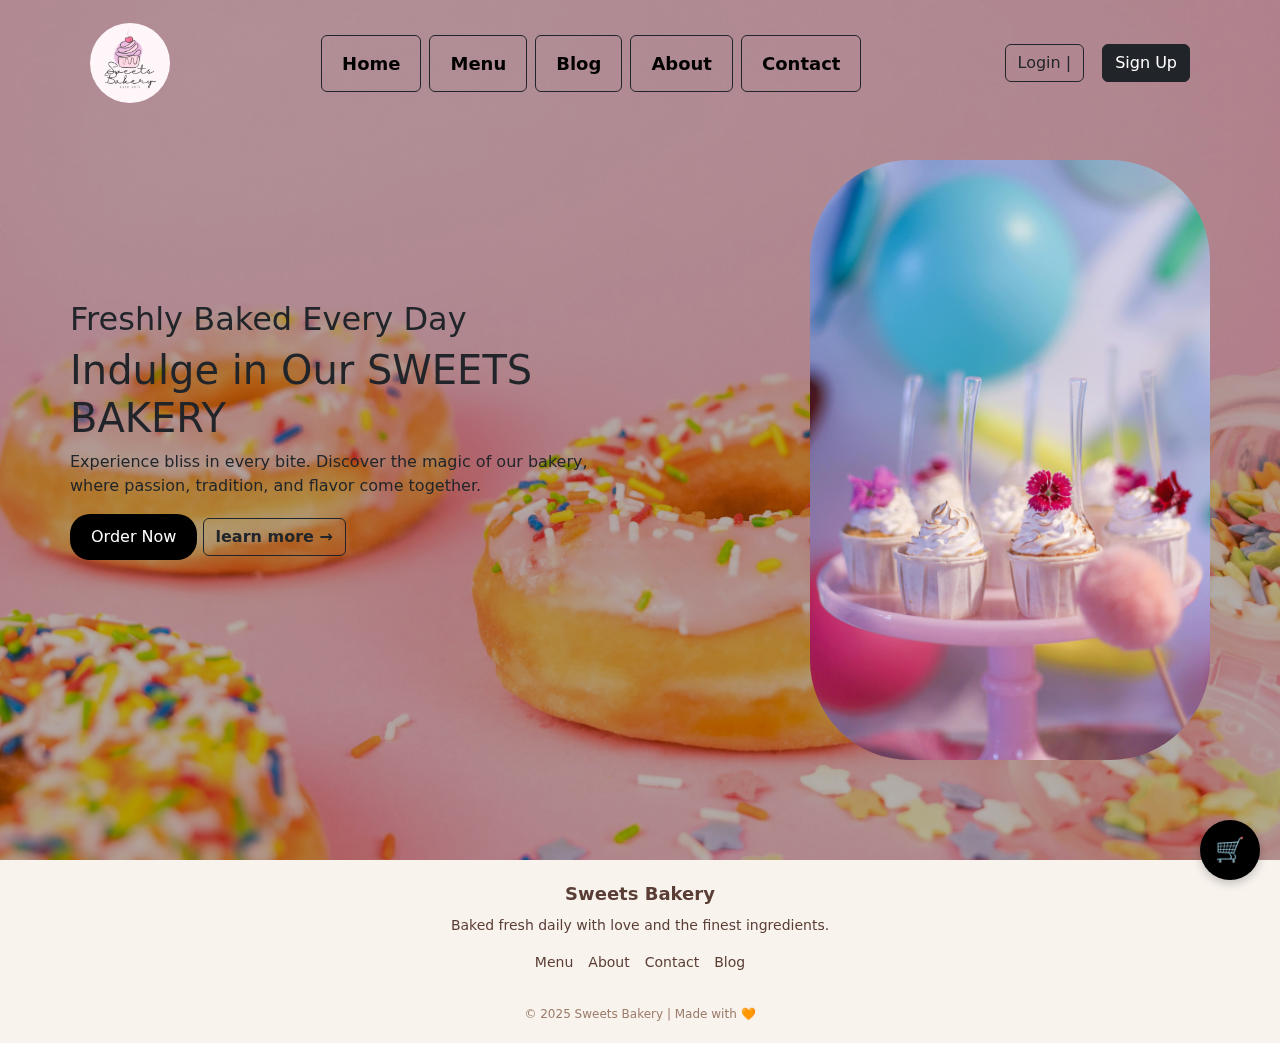
<file: index.html>
<!DOCTYPE html>
<html lang="en">

<head>
    <meta charset="UTF-8">
    <meta name="viewport" content="width=device-width, initial-scale=1.0">
    <title>Delicious Bakery</title>
    <link rel="stylesheet" href="stye.css">
    <link href="https://cdn.jsdelivr.net/npm/bootstrap@5.3.3/dist/css/bootstrap.min.css" rel="stylesheet">
    
    <style>
        .navbar {
        position: fixed;
        top: 0;
        width: 100%;
        z-index: 1000;
        background: transparent;
        transition: background 0.3s ease-in-out, backdrop-filter 0.3s ease-in-out;
    }

    .navbar.scrolled {
        background: rgba(255, 255, 255, 0.7); 
        backdrop-filter: blur(10px); 
        -webkit-backdrop-filter: blur(10px); 
        box-shadow: 0 2px 10px rgba(0, 0, 0, 0.1);
    }
        #bag {
            color: #000;
            font-size: 40px;
        }

        .login-buttons {
            display: flex;
            align-items: center;
            gap: 10px;
        }

        .btn-custom {
            background-color: #000000;
            color: white;
            border-radius: 20px;
            padding: 10px 20px;
        }

        .btn-custom:hover {
            background-color: #ffffff;
        }

        .floating-order-btn {
            position: fixed;
            bottom: 20px;
            right: 20px;
            background-color: #000000;
            color: white;
            border-radius: 50%;
            width: 60px;
            height: 60px;
            display: flex;
            align-items: center;
            justify-content: center;
            box-shadow: 0px 4px 8px rgba(0, 0, 0, 0.2);
            font-size: 24px;
            text-decoration: none;
        }

        .floating-order-btn:hover {
            background-color: #000000;
        }

        .bakery-section {
            display: flex;
            align-items: center;
            justify-content: space-between;
            text-align: left;
            padding: 100px 0;
            flex-wrap: wrap;
            gap: 20px;
        }

        .text-container {
            width: 50%;
        }

        .bakery-image {
            margin-top: 60px;
            width: 45%;
            max-width: 400px;
            border-radius: 100px;
        }


        @media (max-width: 768px) {
            .navbar-nav {
                flex-direction: column;
                text-align: center;
            }

            .login-buttons {
                justify-content: center;
                margin-top: 10px;
            }

            .bakery-section {
                flex-direction: column;
                text-align: center;
            }

            .text-container {
                width: 100%;
            }

            .bakery-image {
                width: 80%;
                max-width: 350px;
            }
        }
    </style>
</head>

<body>
    <header class="header text-center">
        <nav class="navbar navbar-expand-lg navbar-light">
            <div class="container">

                <a class="navbar-brand" href="index.html">
                    <img src="14Oct24 Nazzasi Free Upload .png"
                        class="rounded-circle" alt="Logo">
                </a>

                <button class="navbar-toggler ms-auto" type="button" data-bs-toggle="collapse"
                    data-bs-target="#navbarNav">
                    <span class="navbar-toggler-icon"></span>
                </button>

                <div class="collapse navbar-collapse justify-content-center" id="navbarNav">
                    <ul class="navbar-nav mx-auto">
                        <li class="nav-item btn btn-outline-dark mx-1"><a class="nav-link" href="index.html">Home</a>
                        </li>
                        <li class="nav-item btn btn-outline-dark mx-1"><a class="nav-link" href="menu.html">Menu</a>
                        </li>
                        <li class="nav-item btn btn-outline-dark mx-1"><a class="nav-link" href="blog.html">Blog</a>
                        </li>
                        <li class="nav-item btn btn-outline-dark mx-1"><a class="nav-link" href="about.html">About</a>
                        </li>
                        <li class="nav-item btn btn-outline-dark mx-1"><a class="nav-link"
                                href="contact.html">Contact</a></li>
                    </ul>

                </div>
                <div id="login-buttons" class="login-buttons">
                    <a href="login.html" class="btn btn-outline-dark mx-2">Login |</a>
                    <a href="signup.html" class="btn btn-dark">Sign Up</a>
                </div>
            </div>
        </nav>
    </header>

    <section class="container bakery-section">
        <div class="text-container">
            <h2>Freshly Baked Every Day</h2>
            <h1>Indulge in Our <span class="text-dark">SWEETS BAKERY</span></h1>
            <p>Experience bliss in every bite. Discover the magic of our bakery, where passion, tradition, and flavor
                come together.</p>
            <a href="menu.html" class="btn btn-custom">Order Now</a>
            <a href="about.html" class="btn btn-outline-dark"><b>learn more →</b></a>
        </div>
        <img src="pexels-alejandra-montenegro-1146787-16220856.jpg" alt="Bakery Items" class="bakery-image" loading="lazy">
    </section>

    <a href="shoppingbag.html" class="floating-order-btn">🛒</a>

    <footer style="background-color: #f8f3ed; color: #5a3e36; padding: 20px 0; font-size: 14px;">
        <div class="container text-center">
          <div class="mb-3">
            <a href="index.html" class="text-decoration-none" style="color:#5a3e36; font-weight:bold; font-size:18px;">Sweets Bakery</a>
            <p style="margin-top:8px;">Baked fresh daily with love and the finest ingredients.</p>
          </div>
          
          <div class="d-flex justify-content-center mb-3" style="gap: 15px;">
            <a href="menu.html" class="text-decoration-none" style="color:#5a3e36;">Menu</a>
            <a href="about.html" class="text-decoration-none" style="color:#5a3e36;">About</a>
            <a href="contact.html" class="text-decoration-none" style="color:#5a3e36;">Contact</a>
            <a href="blog.html" class="text-decoration-none" style="color:#5a3e36;">Blog</a>
          </div>
      
          <div class="d-flex justify-content-center mb-3" style="gap: 10px;">
            <a href="#"><ion-icon name="logo-facebook" style="font-size:20px; color:#5a3e36;"></ion-icon></a>
            <a href="#"><ion-icon name="logo-instagram" style="font-size:20px; color:#5a3e36;"></ion-icon></a>
            <a href="#"><ion-icon name="logo-twitter" style="font-size:20px; color:#5a3e36;"></ion-icon></a>
            <a href="#"><ion-icon name="logo-pinterest" style="font-size:20px; color:#5a3e36;"></ion-icon></a>
          </div>
      
          <div style="font-size:12px; color:#9c7c6a;">
            © 2025 Sweets Bakery | Made with 🧡
          </div>
        </div>
      </footer>
      <script src="https://cdn.jsdelivr.net/npm/bootstrap@5.3.3/dist/js/bootstrap.bundle.min.js"></script>
      <script>
        window.addEventListener('scroll', function() {
            const navbar = document.querySelector('.navbar');
            if (window.scrollY > 50) { 
                navbar.classList.add('scrolled');
            } else {
                navbar.classList.remove('scrolled');
            }
        });
    </script>
    
</body>      

</html>
</file>
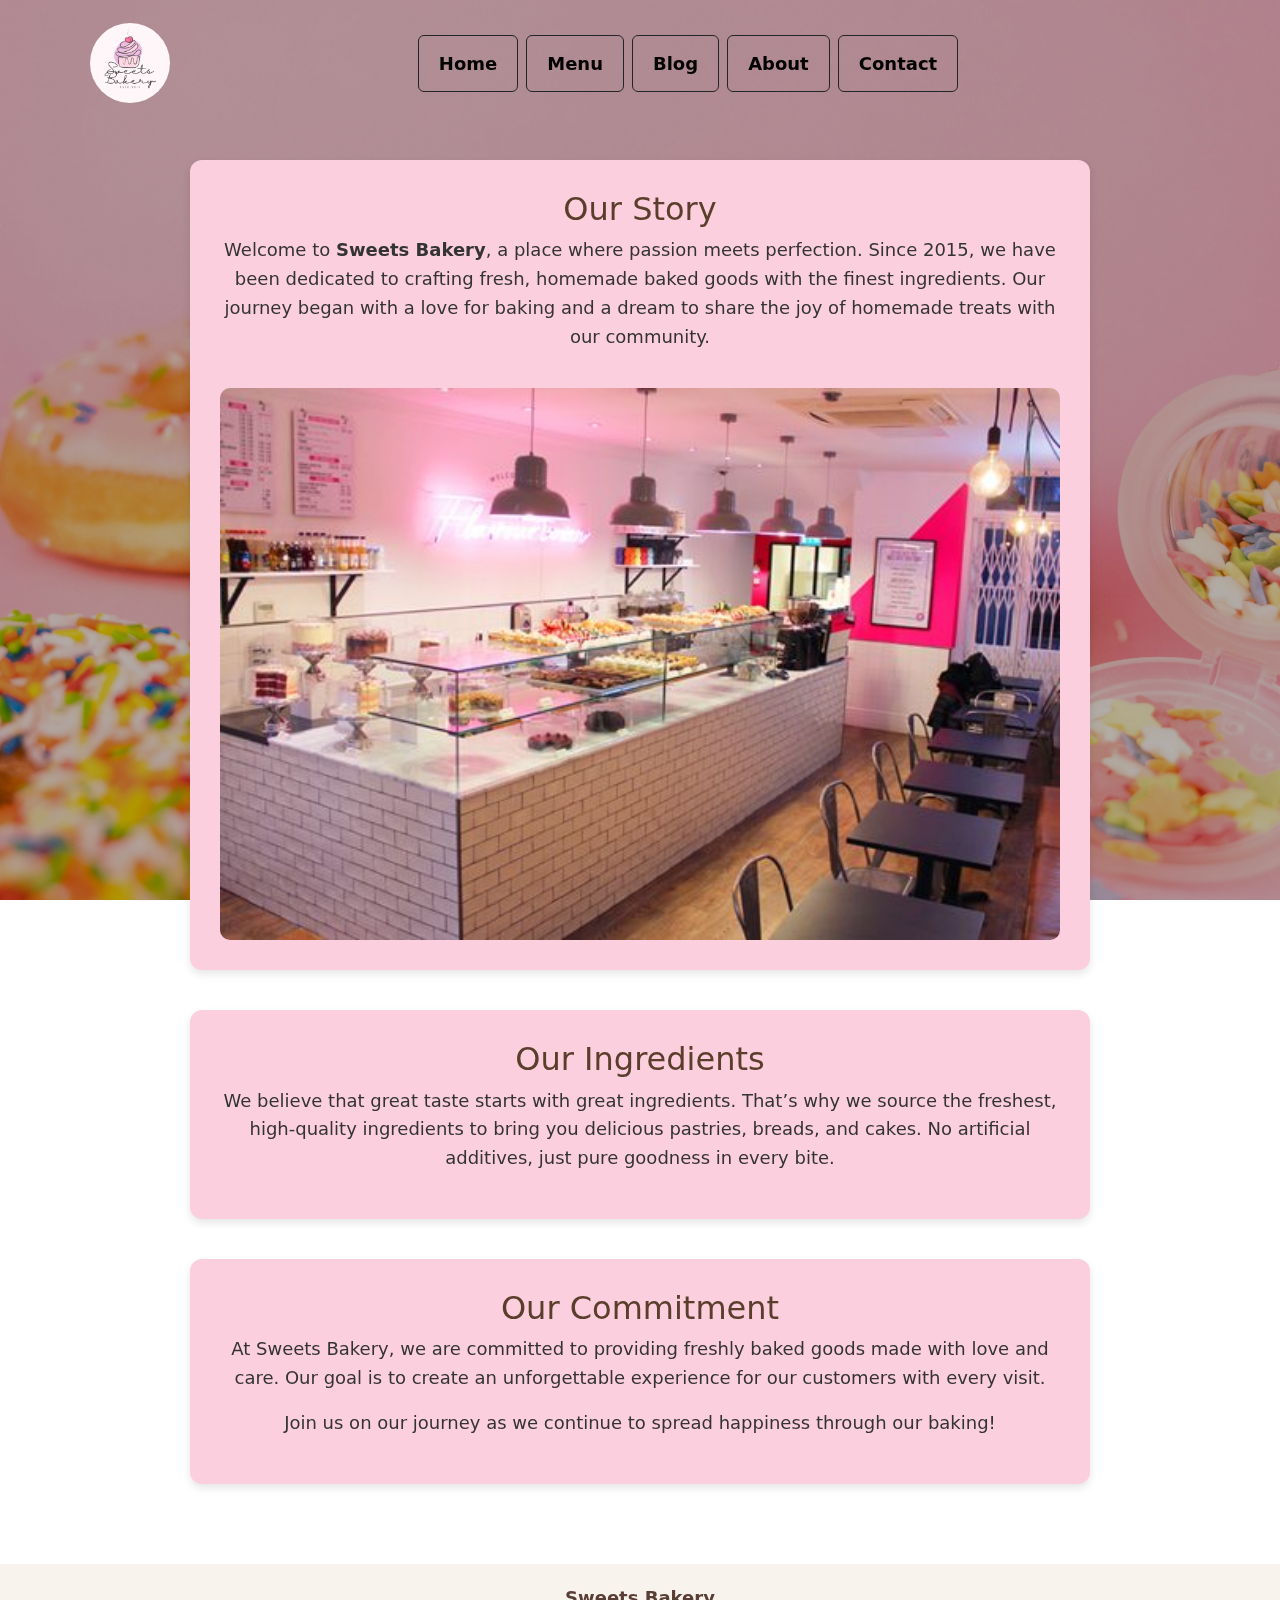
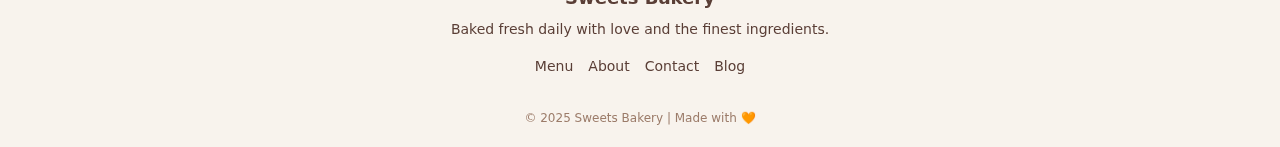
<file: about.html>
<!DOCTYPE html>
<html lang="en">

<head>
    <meta charset="UTF-8">
    <meta name="viewport" content="width=device-width, initial-scale=1.0">
    <title>About Us - Delicious Bakery</title>
    <link rel="stylesheet" href="stye.css">
    <link href="https://cdn.jsdelivr.net/npm/bootstrap@5.3.3/dist/css/bootstrap.min.css" rel="stylesheet">
    

    <style>
         .navbar {
        position: fixed;
        top: 0;
        width: 100%;
        z-index: 1000;
        background: transparent;
        transition: background 0.3s ease-in-out, backdrop-filter 0.3s ease-in-out;
    }

    .navbar.scrolled {
        background: rgba(255, 255, 255, 0.7); 
        backdrop-filter: blur(10px); 
        -webkit-backdrop-filter: blur(10px); 
        box-shadow: 0 2px 10px rgba(0, 0, 0, 0.1);
    }

        .about-section {
            flex: 1;
            margin-top: 120px;
            display: flex;
            flex-direction: column;
            align-items: center;
            text-align: center;
            padding: 40px 20px;
        }

        .about-container {
            background:#fccfdf;
            padding: 30px;
            border-radius: 12px;
            max-width: 900px;
            width: 100%;
            box-shadow: 0 4px 8px rgba(0, 0, 0, 0.1);
            margin-bottom: 40px;
        }

        .about-container h2 {
            color: #5a3e2b;
        }

        .about-container p {
            color: #333;
            font-size: 18px;
            line-height: 1.6;
        }

        .about-container img {
            width: 100%;
            border-radius: 10px;
            margin-top: 20px;
        }


        footer {
            background: rgba(255, 255, 255, 0.9);
            text-align: center;
            padding: 10px 0;
            margin-top: auto;
        }
    </style>
</head>

<body>

    <header>
        <nav class="navbar navbar-expand-lg navbar-light">
            <div class="container">
                <a class="navbar-brand" href="index.html">
                    <img src="14Oct24 Nazzasi Free Upload .png"
                        class="rounded-circle" alt="Logo">
                </a>

                <button class="navbar-toggler ms-auto" type="button" data-bs-toggle="collapse"
                    data-bs-target="#navbarNav">
                    <span class="navbar-toggler-icon"></span>
                </button>

                <div class="collapse navbar-collapse justify-content-center" id="navbarNav">
                    <ul class="navbar-nav mx-auto">
                        <li class="nav-item btn btn-outline-dark mx-1"><a class="nav-link" href="index.html">Home</a>
                        </li>
                        <li class="nav-item btn btn-outline-dark mx-1"><a class="nav-link" href="menu.html">Menu</a>
                        </li>
                        <li class="nav-item btn btn-outline-dark mx-1"><a class="nav-link" href="blog.html">Blog</a>
                        </li>
                        <li class="nav-item btn btn-outline-dark mx-1"><a class="nav-link" href="about.html">About</a>
                        </li>
                        <li class="nav-item btn btn-outline-dark mx-1"><a class="nav-link"
                                href="contact.html">Contact</a></li>
                    </ul>
                </div>
            </div>
        </nav>
    </header>

    <section class="about-section">
        <div class="about-container">
            <h2>Our Story</h2>
            <p>Welcome to <strong>Sweets Bakery</strong>, a place where passion meets perfection. Since 2015, we have
                been dedicated to crafting fresh, homemade baked goods with the finest ingredients. Our journey began
                with a love for baking and a dream to share the joy of homemade treats with our community.</p>
            <img src="in.jpg" alt="Bakery Interior">
        </div>

        <div class="about-container">
            <h2>Our Ingredients</h2>
            <p>We believe that great taste starts with great ingredients. That’s why we source the freshest,
                high-quality ingredients to bring you delicious pastries, breads, and cakes. No artificial additives,
                just pure goodness in every bite.</p>
        </div>

        
        </div>

        <div class="about-container">
            <h2>Our Commitment</h2>
            <p>At Sweets Bakery, we are committed to providing freshly baked goods made with love and care. Our goal
                is to create an unforgettable experience for our customers with every visit.</p>
            <p>Join us on our journey as we continue to spread happiness through our baking!</p>
        </div>
    </section>

    <footer style="background-color: #f8f3ed; color: #5a3e36; padding: 20px 0; font-size: 14px;">
        <div class="container text-center">
          <div class="mb-3">
            <a href="index.html" class="text-decoration-none" style="color:#5a3e36; font-weight:bold; font-size:18px;">Sweets Bakery</a>
            <p style="margin-top:8px;">Baked fresh daily with love and the finest ingredients.</p>
          </div>
          
          <div class="d-flex justify-content-center mb-3" style="gap: 15px;">
            <a href="menu.html" class="text-decoration-none" style="color:#5a3e36;">Menu</a>
            <a href="about.html" class="text-decoration-none" style="color:#5a3e36;">About</a>
            <a href="contact.html" class="text-decoration-none" style="color:#5a3e36;">Contact</a>
            <a href="blog.html" class="text-decoration-none" style="color:#5a3e36;">Blog</a>
          </div>
      
          <div class="d-flex justify-content-center mb-3" style="gap: 10px;">
            <a href="#"><ion-icon name="logo-facebook" style="font-size:20px; color:#5a3e36;"></ion-icon></a>
            <a href="#"><ion-icon name="logo-instagram" style="font-size:20px; color:#5a3e36;"></ion-icon></a>
            <a href="#"><ion-icon name="logo-twitter" style="font-size:20px; color:#5a3e36;"></ion-icon></a>
            <a href="#"><ion-icon name="logo-pinterest" style="font-size:20px; color:#5a3e36;"></ion-icon></a>
          </div>
      
          <div style="font-size:12px; color:#9c7c6a;">
            © 2025 Sweets Bakery | Made with 🧡
          </div>
        </div>
      </footer>
      <script src="https://cdn.jsdelivr.net/npm/bootstrap@5.3.3/dist/js/bootstrap.bundle.min.js"></script>
      <script>
        window.addEventListener('scroll', function() {
            const navbar = document.querySelector('.navbar');
            if (window.scrollY > 50) { // adjust 50px if needed
                navbar.classList.add('scrolled');
            } else {
                navbar.classList.remove('scrolled');
            }
        });
    </script>
    
</body>      

</html>
</file>
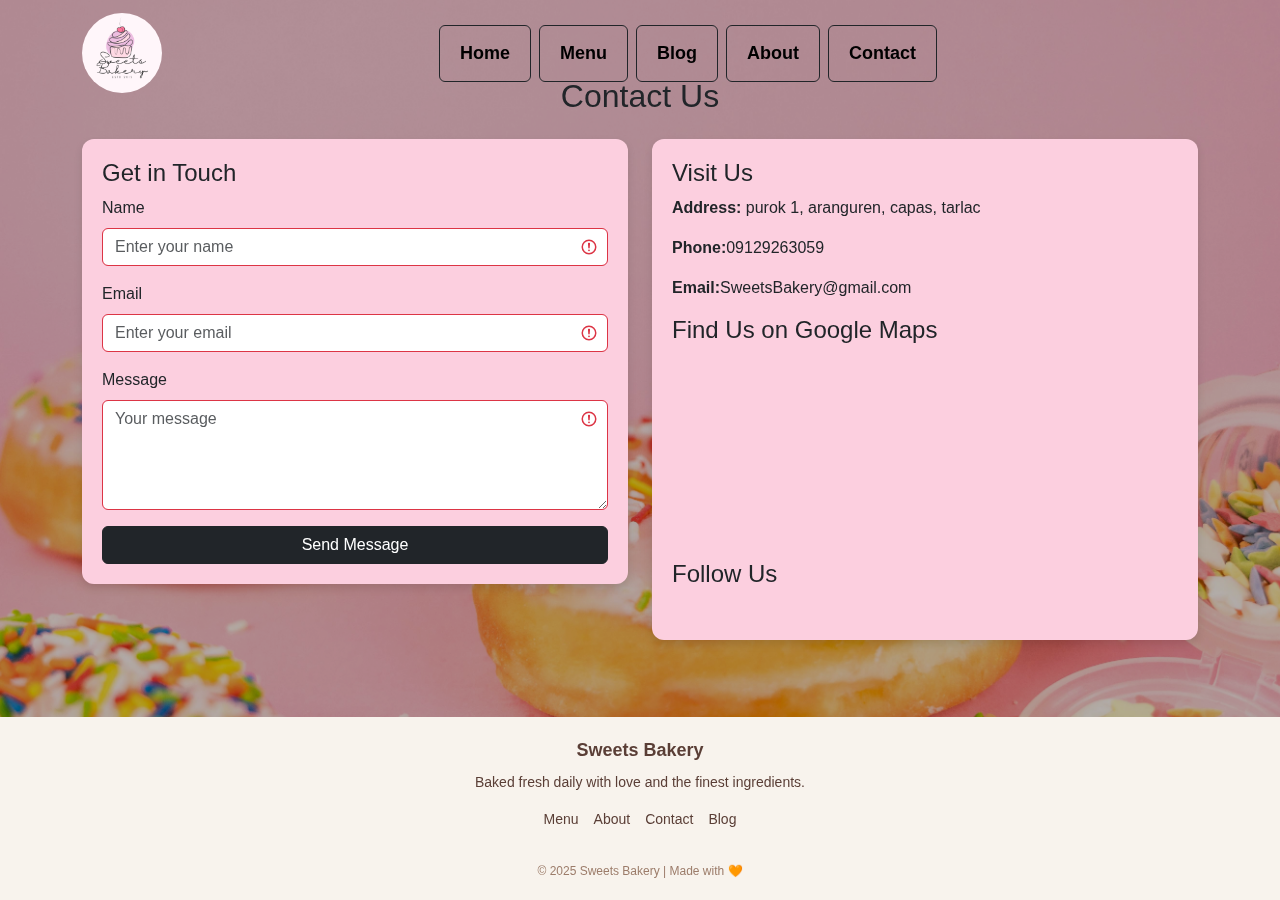
<file: contact.html>
<!DOCTYPE html>
<html lang="en">

<head>
    <meta charset="UTF-8">
    <meta name="viewport" content="width=device-width, initial-scale=1.0">
    <title>Contact Us - Delicious Bakery</title>
    <link href="https://cdn.jsdelivr.net/npm/bootstrap@5.3.3/dist/css/bootstrap.min.css" rel="stylesheet">
    
    <style>
        * {
            box-sizing: border-box;
        }

        html, body {
            overflow-x: hidden;
            margin: 0;
            padding: 0;
            width: 100%;
            height: 100%;
            display: flex;
            flex-direction: column;
        }

        body {
            font-family: Arial, sans-serif;
            background-size: cover;
        }

        body::before {
            content: "";
            position: fixed;
            top: 0;
            left: 0;
            width: 100%;
            height: 100%;
            background: url('pexels-maria-charizani-3542905-6020733.jpg') no-repeat center center fixed;
            background-size: cover;
            filter: brightness(70%);
            z-index: -1;
        }

        .navbar {
        position: fixed;
        top: 0;
        width: 100%;
        z-index: 1000;
        background: transparent;
        transition: background 0.3s ease-in-out, backdrop-filter 0.3s ease-in-out;
    }

    .navbar.scrolled {
        background: rgba(255, 255, 255, 0.7); 
        backdrop-filter: blur(10px); 
        -webkit-backdrop-filter: blur(10px); 
        box-shadow: 0 2px 10px rgba(0, 0, 0, 0.1);
    }
        .navbar .container-fluid {
            display: flex;
            align-items: center;
            justify-content: space-between;
            padding: 10px 20px;
        }

        .navbar-brand img {
            width: 80px;
        }

        .navbar-toggler {
            border: none;
            outline: none;
        }

        .navbar-nav .nav-link {
            font-weight: bold;
            font-size: 18px;
            color: #000 !important;
        }

        .navbar-nav .nav-link:hover {
            color: #ffffff !important;
            border-radius: 5px;
            padding: 5px 10px;
        }

       #2{
            margin-top: 150px;
            flex: 1;
        }
        .container{
            margin-top: auto;
        }

        .contact-form, .contact-info {
            background:#fccfdf;
            padding: 20px;
            border-radius: 12px;
            box-shadow: 0 4px 8px rgba(0, 0, 0, 0.1);
        }

        footer {
            background: rgba(255, 255, 255, 0.9);
            padding: 10px 0;
            text-align: center;
            margin-top: auto;
        }

        @media (max-width: 768px) {
            .contact-info {
                margin-top: 10px;
            }
        }
    </style>
</head>

<body>
    <header>
        <nav class="navbar navbar-expand-lg navbar-light">
            <div class="container">
                <a class="navbar-brand" href="index.html">
                    <img src="14Oct24 Nazzasi Free Upload .png"
                        class="rounded-circle" alt="Logo">
                </a>

                <button class="navbar-toggler ms-auto" type="button" data-bs-toggle="collapse"
                    data-bs-target="#navbarNav">
                    <span class="navbar-toggler-icon"></span>
                </button>

                <div class="collapse navbar-collapse justify-content-center" id="navbarNav">
                    <ul class="navbar-nav mx-auto">
                        <li class="nav-item btn btn-outline-dark mx-1"><a class="nav-link" href="index.html">Home</a>
                        </li>
                        <li class="nav-item btn btn-outline-dark mx-1"><a class="nav-link" href="menu.html">Menu</a>
                        </li>
                        <li class="nav-item btn btn-outline-dark mx-1"><a class="nav-link" href="blog.html">Blog</a>
                        </li>
                        <li class="nav-item btn btn-outline-dark mx-1"><a class="nav-link" href="about.html">About</a>
                        </li>
                        <li class="nav-item btn btn-outline-dark mx-1"><a class="nav-link" href="contact.html">Contact</a></li>
                    </ul>
                </div>
            </div>
        </nav>
    </header>

    <div class="container" id="2" >
        <h2 class="text-center mb-4">Contact Us</h2>
        <div class="row">
            <div class="col-lg-6">
                <div class="contact-form">
                    <h4>Get in Touch</h4>
                    <form>
                        <div class="mb-3">
                            <label class="form-label">Name</label>
                            <input type="text" class="form-control is-invalid" placeholder="Enter your name" required>
                        </div>
                        <div class="mb-3">
                            <label class="form-label">Email</label>
                            <input type="email" class="form-control is-invalid" placeholder="Enter your email" required>
                        </div>
                        <div class="mb-3">
                            <label class="form-label">Message</label>
                            <textarea class="form-control is-invalid" rows="4" placeholder="Your message" required></textarea>
                        </div>
                        <button type="submit" class="btn btn-dark w-100">Send Message</button>
                    </form>
                </div>
            </div>
            <div class="col-lg-6">
                <div class="contact-info">
                    <h4>Visit Us</h4>
                    <p><strong>Address:</strong> purok 1, aranguren, capas, tarlac</p>
                    <p><strong>Phone:</strong>09129263059</p>
                    <p><strong>Email:</strong>SweetsBakery@gmail.com</p>
                    <h4>Find Us on Google Maps</h4>
                    <iframe src="https://www.google.com/maps/embed?" width="100%" height="200" style="border:0;" allowfullscreen loading="lazy"></iframe>
                    <h4>Follow Us</h4>
                    <a href="#" target="_blank" class="me-3"><ion-icon name="logo-facebook" size="large"></ion-icon></a>
                    <a href="#" target="_blank" class="me-3"><ion-icon name="logo-instagram" size="large"></ion-icon></a>
                    <a href="#" target="_blank"><ion-icon name="logo-twitter" size="large"></ion-icon></a>
                </div>
            </div>
        </div>
    </div>
    <footer style="background-color: #f8f3ed; color: #5a3e36; padding: 20px 0; font-size: 14px;">
        <div class="container text-center">
          <div class="mb-3">
            <a href="index.html" class="text-decoration-none" style="color:#5a3e36; font-weight:bold; font-size:18px;">Sweets Bakery</a>
            <p style="margin-top:8px;">Baked fresh daily with love and the finest ingredients.</p>
          </div>
          
          <div class="d-flex justify-content-center mb-3" style="gap: 15px;">
            <a href="menu.html" class="text-decoration-none" style="color:#5a3e36;">Menu</a>
            <a href="about.html" class="text-decoration-none" style="color:#5a3e36;">About</a>
            <a href="contact.html" class="text-decoration-none" style="color:#5a3e36;">Contact</a>
            <a href="blog.html" class="text-decoration-none" style="color:#5a3e36;">Blog</a>
          </div>
      
          <div class="d-flex justify-content-center mb-3" style="gap: 10px;">
            <a href="#"><ion-icon name="logo-facebook" style="font-size:20px; color:#5a3e36;"></ion-icon></a>
            <a href="#"><ion-icon name="logo-instagram" style="font-size:20px; color:#5a3e36;"></ion-icon></a>
            <a href="#"><ion-icon name="logo-twitter" style="font-size:20px; color:#5a3e36;"></ion-icon></a>
            <a href="#"><ion-icon name="logo-pinterest" style="font-size:20px; color:#5a3e36;"></ion-icon></a>
          </div>
      
          <div style="font-size:12px; color:#9c7c6a;">
            © 2025 Sweets Bakery | Made with 🧡
          </div>
        </div>
      </footer>
      
      <script>
        window.addEventListener('scroll', function() {
            const navbar = document.querySelector('.navbar');
            if (window.scrollY > 50) { 
                navbar.classList.add('scrolled');
            } else {
                navbar.classList.remove('scrolled');
            }
        });
    </script>
    
</body>      

</html>
</file>
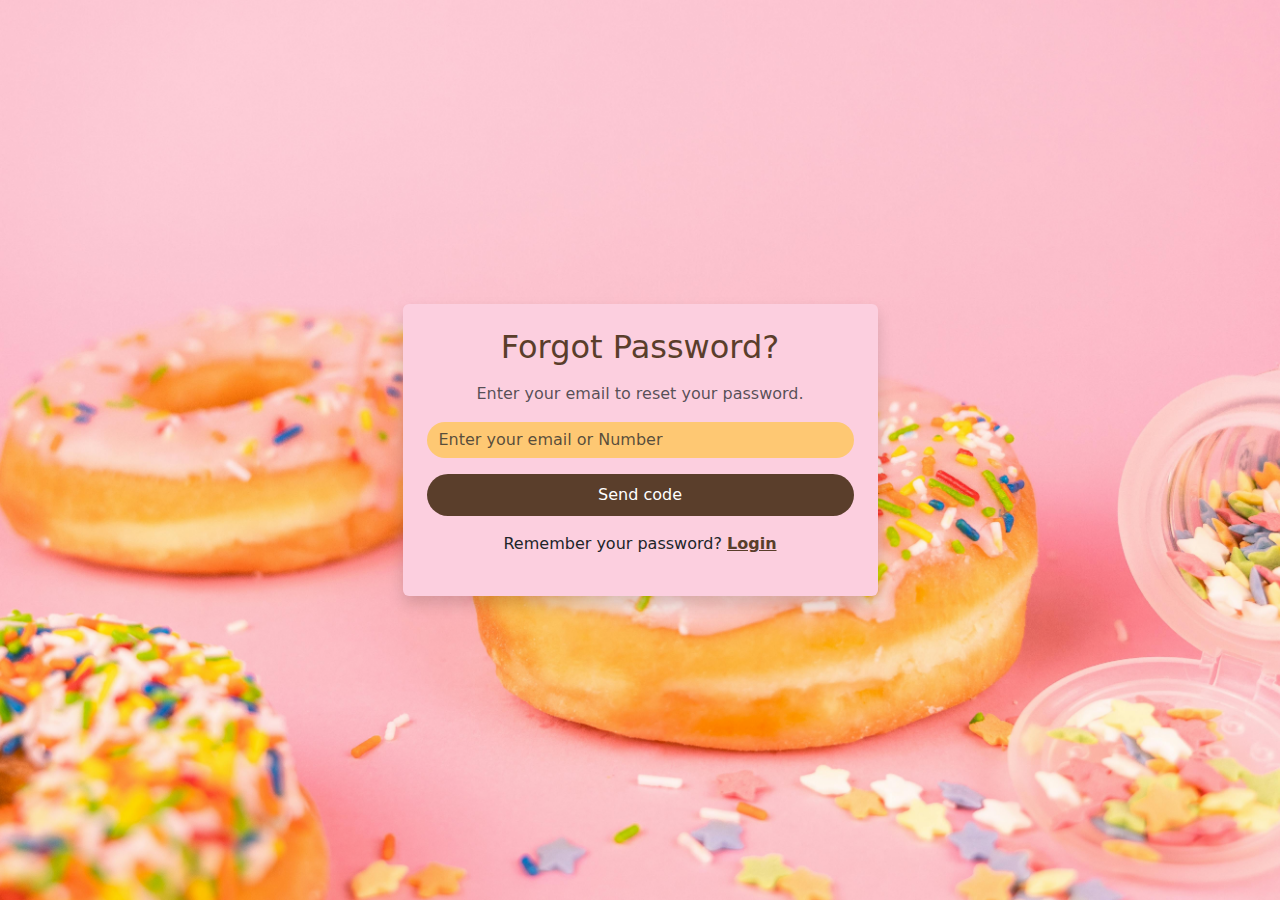
<file: forgot.html>
<!DOCTYPE html>
<html lang="en">

<head>
    <meta charset="UTF-8">
    <meta name="viewport" content="width=device-width, initial-scale=1.0">
    <title>Forgot Password - Delicious Bakery</title>
    <link href="https://cdn.jsdelivr.net/npm/bootstrap@5.3.3/dist/css/bootstrap.min.css" rel="stylesheet">
</head>

<body class="d-flex align-items-center justify-content-center vh-100 bg-dark bg-opacity-75" 
      style="background: url('pexels-maria-charizani-3542905-6020733.jpg') no-repeat center center / cover fixed;">

    <div class="container">
        <div class="row justify-content-center">
            <div class="col-md-6 col-lg-5  p-4 rounded shadow" id="forgot">
                <h2 class="text-center text-brown mb-3">Forgot Password?</h2>
                <p class="text-center text-muted">Enter your email to reset your password.</p>
                <form action="reset-link-sent.html">
                    <div class="mb-3">
                        <input type="email" class="form-control border-0 bg-warning bg-opacity-50 text-dark rounded-pill" 
                               placeholder="Enter your email or Number" required>
                    </div>
                    <button type="submit" class="btn btn-brown w-100 rounded-pill py-2">Send code</button>
                </form>
                <p class="text-center mt-3">
                    Remember your password? <a href="login.html" class="text-brown fw-bold">Login</a>
                </p>
            </div>
        </div>
    </div>

    <style>
        .btn-brown { background-color: #5a3e2b; color: white; }
        .btn-brown:hover { background-color: #40291f; }
        .text-brown { color: #5a3e2b; }
        #forgot{
            background-color: #fccfdf;
        }
    </style>

    <script src="https://cdn.jsdelivr.net/npm/bootstrap@5.3.3/dist/js/bootstrap.bundle.min.js"></script>

</body>
</html>
</file>
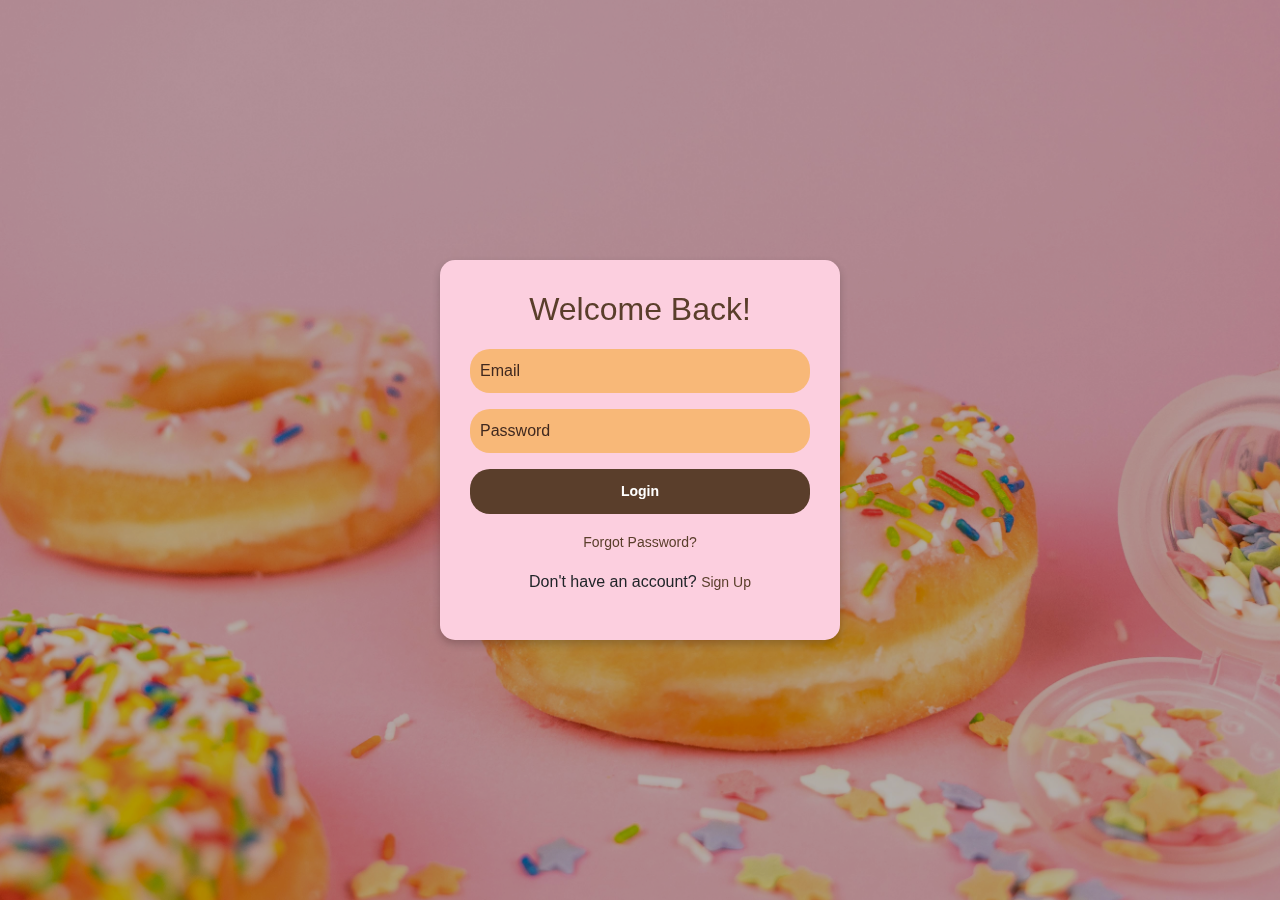
<file: login.html>
<!DOCTYPE html>
<html lang="en">

<head>
    <meta charset="UTF-8">
    <meta name="viewport" content="width=device-width, initial-scale=1.0">
    <title>Login - Delicious Bakery</title>
    <link href="https://cdn.jsdelivr.net/npm/bootstrap@5.3.3/dist/css/bootstrap.min.css" rel="stylesheet">
    
    <style>
       
        body {
            font-family: Arial, sans-serif;
            margin: 0;
            padding: 0;
            position: relative;
            height: 100vh;
            display: flex;
            align-items: center;
            justify-content: center;
        }

        body::before {
            content: "";
            position: fixed;
            top: 0;
            left: 0;
            width: 100%;
            height: 100%;
            background: url('pexels-maria-charizani-3542905-6020733.jpg') no-repeat center center fixed;
            background-size: cover;
            filter: brightness(70%);
            z-index: -1;
        }

        
        .login-container {
            background-color: #fccfdf; 
            padding: 30px;
            border-radius: 15px;
            width: 90%;
            max-width: 400px;
            box-shadow: 0px 4px 8px rgba(0, 0, 0, 0.2);
            text-align: center;
        }

        .login-container h2 {
            color: #5a3e2b;
            margin-bottom: 20px;
        }

        
        .form-control {
            background-color: #f8b878;
            border: none;
            border-radius: 20px;
            padding: 10px;
            font-size: 16px;
            color: #5a3e2b;
        }

        .form-control::placeholder {
            color: #40291f;
        }

        /* Login link  */
        .login-link {
            display: block;
            background-color: #5a3e2b;
            color: white !important; 
            border-radius: 20px;
            padding: 12px 20px;
            font-size: 16px;
            text-decoration: none;
            font-weight: bold;
            text-align: center;
            margin-top: 10px;
        }

        .login-link:hover {
            background-color: #40291f;
            color: white !important;
        }

        
        .login-container a {
            color: #5a3e2b;
            text-decoration: none;
            font-size: 14px;
        }

        .login-container a:hover {
            text-decoration: underline;
        }
    </style>
</head>

<body>

    <div class="login-container">
        <h2>Welcome Back!</h2>
        <form>
            <div class="mb-3">
                <input type="email" class="form-control" placeholder="Email" required>
            </div>
            <div class="mb-3">
                <input type="password" class="form-control" placeholder="Password" required>
            </div>
            <a href="index.html" class="login-link">Login</a> 
        </form>
        <p class="mt-3"><a href="forgot.html">Forgot Password?</a></p>
        <p>Don't have an account? <a href="signup.html">Sign Up</a></p>
    </div>

</body>
</html>
</file>
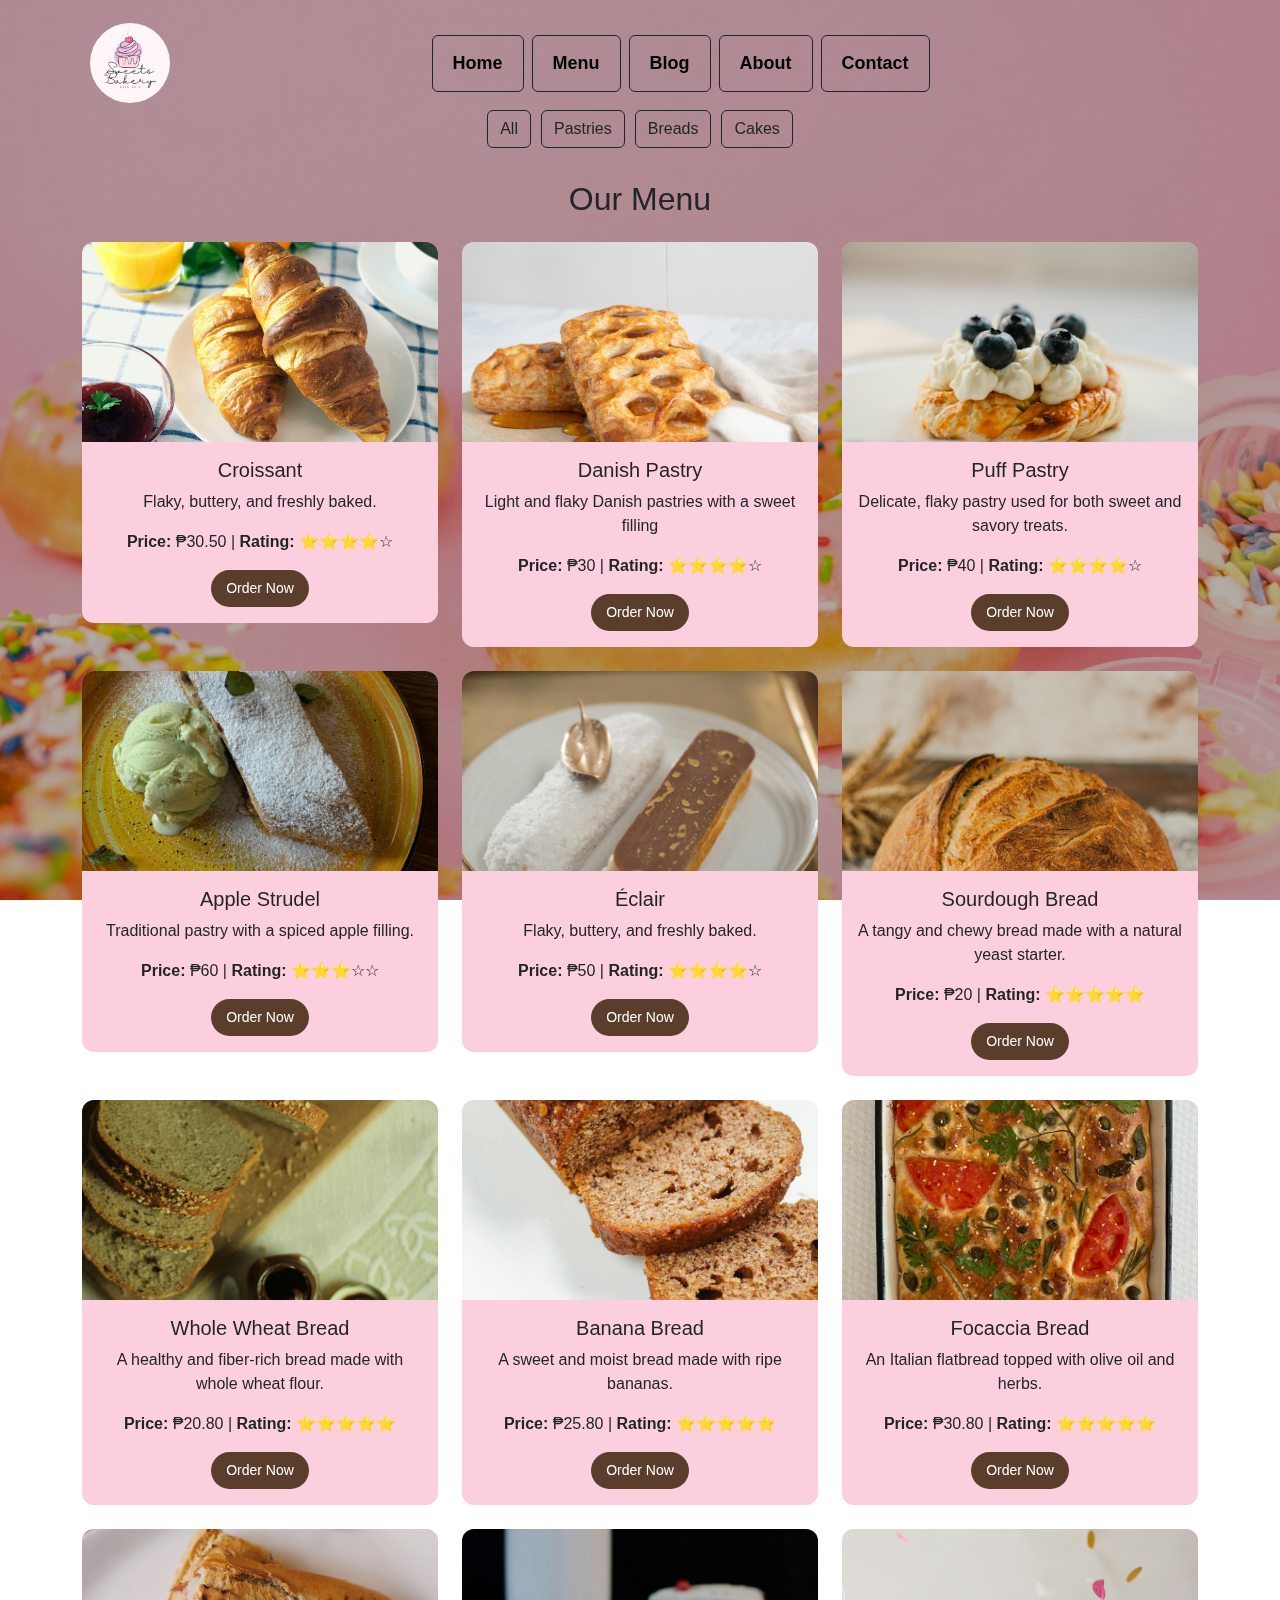
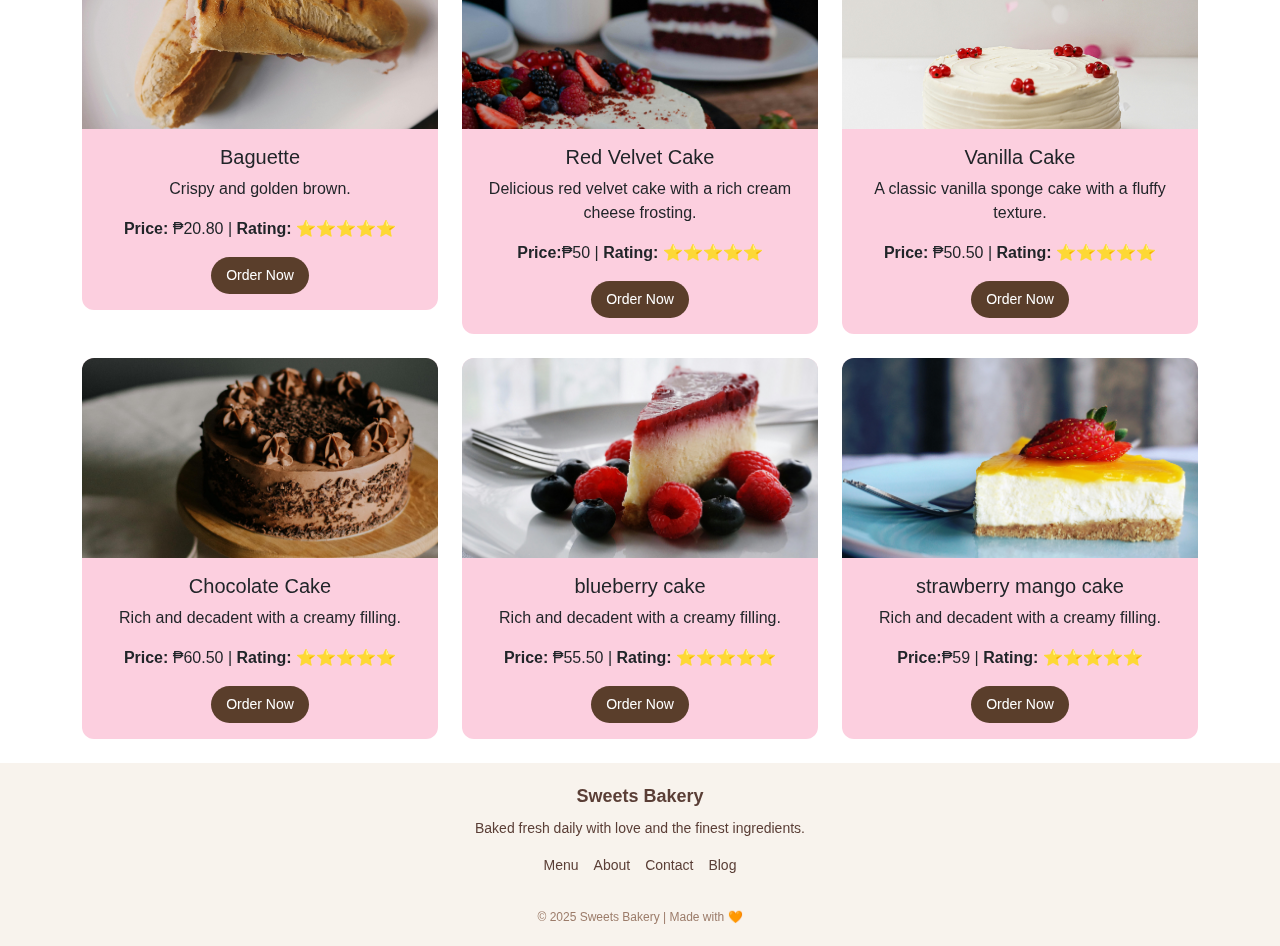
<file: menu.html>
<!DOCTYPE html>
<html lang="en">

<head>
    <meta charset="UTF-8">
    <meta name="viewport" content="width=device-width, initial-scale=1.0">
    <title>Menu - Delicious Bakery</title>
    <link href="https://cdn.jsdelivr.net/npm/bootstrap@5.3.3/dist/css/bootstrap.min.css" rel="stylesheet">
  
    

    <style>
        * {
            box-sizing: border-box;
        }

        html,
        body {
            overflow-x: hidden;
            margin: 0;
            padding: 0;
            width: 100%;
        }

        body {
            font-family: Arial, sans-serif;
            background-size: cover;
        }

        body::before {
            content: "";
            position: fixed;
            top: 0;
            left: 0;
            width: 100%;
            height: 100%;
            background: url('pexels-maria-charizani-3542905-6020733.jpg') no-repeat center center fixed;
            background-size: cover;
            filter: brightness(70%);
            z-index: -1;
        }

        img {
            max-width: 100%;
            height: auto;
        }

        #bag {
            font-size: 40px;
        }

        .navbar {
        position: fixed;
        top: 0;
        width: 100%;
        z-index: 1000;
        background: transparent;
        transition: background 0.3s ease-in-out, backdrop-filter 0.3s ease-in-out;
    }

    .navbar.scrolled {
        background: rgba(255, 255, 255, 0.7); 
        backdrop-filter: blur(10px); 
        -webkit-backdrop-filter: blur(10px);
        box-shadow: 0 2px 10px rgba(0, 0, 0, 0.1);
    }

        body:has(.menu-section:target) .navbar {
            background: white !important;
            box-shadow: 0px 4px 6px rgba(0, 0, 0, 0.1);
        }


        .navbar .container {
            display: flex;
            align-items: center;
            justify-content: space-between;
            padding: 10px 20px;
        }

        .navbar-brand img {
            width: 80px;
        }

        .navbar-toggler {
            border: none;
            outline: none;
            margin-right: 10px;
        }

        .navbar-nav .nav-link {
            font-weight: bold;
            font-size: 18px;
            color: #000 !important;
        }

        .navbar-nav .nav-link:hover {
            color: #ffffff !important;
            border-radius: 5px;
        }

        .shopping-bag {
            font-size: 30px;
            color: #000;
            margin-left: 15px;
        }


        .filter-container {
            top: 100px;
            padding: 10px;
            border-radius: 10px;
            display: flex;
            justify-content: center;
            flex-wrap: wrap;
            position: fixed;
            width: 100%;

            z-index: 1000;
            gap: 10px;
        }


        .menu-section {
            padding-top: 180px;
            text-align: center;

        }

        .card {
            background-color: #fccfdf;
            border: none;
            border-radius: 12px;
            transition: transform 0.3s ease-in-out;
        }

        .card:hover {
            transform: scale(1.05);
        }

        .card-img-top {
            width: 100%;
            height: 200px;
            object-fit: cover;
            border-top-left-radius: 12px;
            border-top-right-radius: 12px;
        }


        .btn-order {
            background-color: #5a3e2b;
            color: white;
            border-radius: 20px;
            padding: 8px 15px;
            border: none;
            font-size: 14px;
        }

        .btn-order:hover {
            background-color: #40291f;
        }


        .menu-category {
            display: none;
        }

        .menu-category.all {
            display: block;
        }

        #pastries:target~.menu-section .menu-category,
        #breads:target~.menu-section .menu-category,
        #cakes:target~.menu-section .menu-category {
            display: none;
        }

        #pastries:target~.menu-section .pastries,
        #breads:target~.menu-section .breads,
        #cakes:target~.menu-section .cakes {
            display: block;
        }

        footer {
            background: rgba(255, 255, 255, 0.9);
            padding: 10px 0;
        }
    </style>
</head>

<body>
    <header class="header">
        <nav class="navbar navbar-expand-lg navbar-light">
            <div class="container">

                <a class="navbar-brand" href="index.html">
                    <img src="14Oct24 Nazzasi Free Upload .png"
                        class="rounded-circle" alt="Logo">
                </a>


                <button class="navbar-toggler ms-auto" type="button" data-bs-toggle="collapse"
                    data-bs-target="#navbarNav">
                    <span class="navbar-toggler-icon"></span>
                </button>


                <div class="collapse navbar-collapse justify-content-center" id="navbarNav">
                    <ul class="navbar-nav mx-auto">
                        <li class="nav-item btn btn-outline-dark mx-1"><a class="nav-link" href="index.html">Home</a>
                        </li>
                        <li class="nav-item btn btn-outline-dark mx-1"><a class="nav-link" href="menu.html">Menu</a>
                        </li>
                        <li class="nav-item btn btn-outline-dark mx-1"><a class="nav-link" href="blog.html">Blog</a>
                        </li>
                        <li class="nav-item btn btn-outline-dark mx-1"><a class="nav-link" href="about.html">About</a>
                        </li>
                        <li class="nav-item btn btn-outline-dark mx-1"><a class="nav-link" href="contact.html">Contact</a></li></ul>


                    <a href="shoppingbag.html" class="shopping-bag" id="bag">
                        <ion-icon name="bag-outline"></ion-icon>
                    </a>
                </div>
            </div>
        </nav>
    </header>
    <div class="filter-container">
        <a href="menu.html#all" class="btn btn-outline-dark">All</a>
        <a href="menu.html#pastries" class="btn btn-outline-dark">Pastries</a>
        <a href="menu.html#breads" class="btn btn-outline-dark">Breads</a>
        <a href="menu.html#cakes" class="btn btn-outline-dark">Cakes</a>
    </div>

    <div id="pastries"></div>
    <div id="breads"></div>
    <div id="cakes"></div>

    <section class="container menu-section text-center">
        <h2 class="mb-4">Our Menu</h2>
        <div class="row">
            <!-- Pastries -->
            <div class="col-lg-4 col-md-6 col-sm-12 mb-4 menu-category pastries all">
                <div class="card">
                    <img src="pexels-jeshoots-3724.jpg" class="card-img-top" alt="Croissant" height="150" width="5">
                    <div class="card-body">
                        <h5 class="card-title">Croissant</h5>
                        <p class="card-text">Flaky, buttery, and freshly baked.</p>
                        <p><strong>Price:</strong> ₱30.50 | <strong>Rating:</strong> ⭐⭐⭐⭐☆</p>
                        <a href="Croissant.html" class="btn btn-order">Order Now</a>
                    </div>
                </div>
            </div>
            <div class="col-lg-4 col-md-6 col-sm-12 mb-4 menu-category pastries all">
                <div class="card">
                    <img src="pexels-enzo-gabrielloni-1247172379-23369279.jpg" class="card-img-top" alt="Croissant" height="150" width="5">
                    <div class="card-body">
                        <h5 class="card-title">Danish Pastry</h5>
                        <p class="card-text">Light and flaky Danish pastries with a sweet filling</p>
                        <p><strong>Price:</strong>  ₱30 | <strong>Rating:</strong> ⭐⭐⭐⭐☆</p>
                        <a href="danish.html" class="btn btn-order">Order Now</a>
                    </div>
                </div>
            </div>
            <div class="col-lg-4 col-md-6 col-sm-12 mb-4 menu-category pastries all">
                <div class="card">
                    <img src="pexels-ruken-30206963.jpg" class="card-img-top" alt="Croissant" height="150" width="5">
                    <div class="card-body">
                        <h5 class="card-title">Puff Pastry</h5>
                        <p class="card-text">Delicate, flaky pastry used for both sweet and savory treats.</p>
                        <p><strong>Price:</strong>  ₱40 | <strong>Rating:</strong> ⭐⭐⭐⭐☆</p>
                        <a href="puff.html" class="btn btn-order">Order Now</a>
                    </div>
                </div>
            </div>
            <div class="col-lg-4 col-md-6 col-sm-12 mb-4 menu-category pastries all">
                <div class="card">
                    <img src="pexels-iulianna-21434677-30133052.jpg" class="card-img-top" alt="Croissant">
                    <div class="card-body">
                        <h5 class="card-title">Apple Strudel</h5>
                        <p class="card-text">Traditional pastry with a spiced apple filling.</p>
                        <p><strong>Price:</strong>  ₱60 | <strong>Rating:</strong> ⭐⭐⭐☆☆</p>
                        <a href="apple.html" class="btn btn-order">Order Now</a>
                    </div>
                </div>
            </div>
            <div class="col-lg-4 col-md-6 col-sm-12 mb-4 menu-category pastries all">
                <div class="card">
                    <img src="pexels-ron-lach-10117826.jpg" class="card-img-top" alt="Croissant">
                    <div class="card-body">
                        <h5 class="card-title">Éclair</h5>
                        <p class="card-text">Flaky, buttery, and freshly baked.</p>
                        <p><strong>Price:</strong> ₱50 | <strong>Rating:</strong> ⭐⭐⭐⭐☆</p>
                        <a href="Eclair.html" class="btn btn-order">Order Now</a>
                    </div>
                </div>
            </div>

            <!-- Breads -->
            <div class="col-lg-4 col-md-6 col-sm-12 mb-4 menu-category breads all">
                <div class="card">
                    <img src="pexels-beyza-yalcin-153182170-30785702.jpg" class="card-img-top" alt="Baguette">
                    <div class="card-body">
                        <h5 class="card-title">Sourdough Bread </h5>
                        <p class="card-text">A tangy and chewy bread made with a natural yeast starter.</p>
                        <p><strong>Price:</strong>  ₱20 | <strong>Rating:</strong> ⭐⭐⭐⭐⭐</p>
                        <a href="sourdough.html" class="btn btn-order">Order Now</a>
                    </div>
                </div>
            </div>
            <div class="col-lg-4 col-md-6 col-sm-12 mb-4 menu-category breads all">
                <div class="card">
                    <img src="pexels-hatice-uyar-460317377-30693947.jpg" class="card-img-top" alt="Baguette">
                    <div class="card-body">
                        <h5 class="card-title">Whole Wheat Bread</h5>
                        <p class="card-text">A healthy and fiber-rich bread made with whole wheat flour.</p>
                        <p><strong>Price:</strong> ₱20.80 | <strong>Rating:</strong> ⭐⭐⭐⭐⭐</p>
                        <a href="whole.html" class="btn btn-order">Order Now</a>
                    </div>
                </div>
            </div>
            <div class="col-lg-4 col-md-6 col-sm-12 mb-4 menu-category breads all">
                <div class="card">
                    <img src="pexels-polina-tankilevitch-5419313.jpg" class="card-img-top" alt="Baguette">
                    <div class="card-body">
                        <h5 class="card-title">Banana Bread</h5>
                        <p class="card-text">A sweet and moist bread made with ripe bananas.</p>
                        <p><strong>Price:</strong> ₱25.80 | <strong>Rating:</strong> ⭐⭐⭐⭐⭐</p>
                        <a href="banana.html" class="btn btn-order">Order Now</a>
                    </div>
                </div>
            </div>
            <div class="col-lg-4 col-md-6 col-sm-12 mb-4 menu-category breads all">
                <div class="card">
                    <img src="pexels-marina-zasorina-9433002.jpg" class="card-img-top" alt="Baguette">
                    <div class="card-body">
                        <h5 class="card-title">Focaccia Bread</h5>
                        <p class="card-text">An Italian flatbread topped with olive oil and herbs.</p>
                        <p><strong>Price:</strong> ₱30.80 | <strong>Rating:</strong> ⭐⭐⭐⭐⭐</p>
                        <a href="focaccaia.html" class="btn btn-order">Order Now</a>
                    </div>
                </div>
            </div>
            <div class="col-lg-4 col-md-6 col-sm-12 mb-4 menu-category breads all">
                <div class="card">
                    <img src="pexels-brigitte-tohm-36757-186859.jpg" class="card-img-top" alt="Baguette">
                    <div class="card-body">
                        <h5 class="card-title">Baguette</h5>
                        <p class="card-text">Crispy and golden brown.</p>
                        <p><strong>Price:</strong> ₱20.80 | <strong>Rating:</strong> ⭐⭐⭐⭐⭐</p>
                        <a href="Baguette.html" class="btn btn-order">Order Now</a>
                    </div>
                </div>
            </div>

            <!-- Cakes -->
            <div class="col-lg-4 col-md-6 col-sm-12 mb-4 menu-category cakes all">
                <div class="card">
                    <img src="pexels-reginaferraz-6133312.jpg" class="card-img-top" alt="Chocolate Cake"
                        height="200" width="400">
                    <div class="card-body">
                        <h5 class="card-title">Red Velvet Cake</h5>
                        <p class="card-text">Delicious red velvet cake with a rich cream cheese frosting.</p>
                        <p><strong>Price:</strong>₱50 | <strong>Rating:</strong> ⭐⭐⭐⭐⭐</p>
                        <a href="redvelvet.html" class="btn btn-order">Order Now</a>
                    </div>
                </div>
            </div>
            <div class="col-lg-4 col-md-6 col-sm-12 mb-4 menu-category cakes all">
                <div class="card">
                    <img src="pexels-cup-of-couple-8015138.jpg" class="card-img-top" alt="Chocolate Cake"
                        height="200" width="400">
                    <div class="card-body">
                        <h5 class="card-title">Vanilla Cake</h5>
                        <p class="card-text">A classic vanilla sponge cake with a fluffy texture.</p>
                        <p><strong>Price:</strong> ₱50.50 | <strong>Rating:</strong> ⭐⭐⭐⭐⭐</p>
                        <a href="vanilla cake.html" class="btn btn-order">Order Now</a>
                    </div>
                </div>
            </div>
            <div class="col-lg-4 col-md-6 col-sm-12 mb-4 menu-category cakes all">
                <div class="card">
                    <img src="pexels-marta-dzedyshko-1042863-6341572.jpg" class="card-img-top" alt="Chocolate Cake"
                        height="200" width="400">
                    <div class="card-body">
                        <h5 class="card-title">Chocolate Cake</h5>
                        <p class="card-text">Rich and decadent with a creamy filling.</p>
                        <p><strong>Price:</strong> ₱60.50 | <strong>Rating:</strong> ⭐⭐⭐⭐⭐</p>
                        <a href="Chocolate Cake.html" class="btn btn-order">Order Now</a>
                    </div>
                </div>
            </div>
            <div class="col-lg-4 col-md-6 col-sm-12 mb-4 menu-category cakes all">
                <div class="card">
                    <img src="pexels-suzyhazelwood-1126359.jpg" class="card-img-top" alt="Chocolate Cake">
                    <div class="card-body">
                        <h5 class="card-title">blueberry cake</h5>
                        <p class="card-text">Rich and decadent with a creamy filling.</p>
                        <p><strong>Price:</strong> ₱55.50 | <strong>Rating:</strong> ⭐⭐⭐⭐⭐</p>
                        <a href="blueberry.html" class="btn btn-order">Order Now</a>
                    </div>
                </div>
            </div>
            <div class="col-lg-4 col-md-6 col-sm-12 mb-4 menu-category cakes all">
                <div class="card">
                    <img src="pexels-suzyhazelwood-1098592.jpg" class="card-img-top" alt="Chocolate Cake">
                    <div class="card-body">
                        <h5 class="card-title">strawberry mango cake</h5>
                        <p class="card-text">Rich and decadent with a creamy filling.</p>
                        <p><strong>Price:</strong>₱59 | <strong>Rating:</strong> ⭐⭐⭐⭐⭐</p>
                        <a href="strawberrymango.html" class="btn btn-order">Order Now</a>
                    </div>
                </div>
            </div>
        </div>
    </section>

    <footer style="background-color: #f8f3ed; color: #5a3e36; padding: 20px 0; font-size: 14px;">
        <div class="container text-center">
          <div class="mb-3">
            <a href="index.html" class="text-decoration-none" style="color:#5a3e36; font-weight:bold; font-size:18px;">Sweets Bakery</a>
            <p style="margin-top:8px;">Baked fresh daily with love and the finest ingredients.</p>
          </div>
          
          <div class="d-flex justify-content-center mb-3" style="gap: 15px;">
            <a href="menu.html" class="text-decoration-none" style="color:#5a3e36;">Menu</a>
            <a href="about.html" class="text-decoration-none" style="color:#5a3e36;">About</a>
            <a href="contact.html" class="text-decoration-none" style="color:#5a3e36;">Contact</a>
            <a href="blog.html" class="text-decoration-none" style="color:#5a3e36;">Blog</a>
          </div>
      
          <div class="d-flex justify-content-center mb-3" style="gap: 10px;">
            <a href="#"><ion-icon name="logo-facebook" style="font-size:20px; color:#5a3e36;"></ion-icon></a>
            <a href="#"><ion-icon name="logo-instagram" style="font-size:20px; color:#5a3e36;"></ion-icon></a>
            <a href="#"><ion-icon name="logo-twitter" style="font-size:20px; color:#5a3e36;"></ion-icon></a>
            <a href="#"><ion-icon name="logo-pinterest" style="font-size:20px; color:#5a3e36;"></ion-icon></a>
          </div>
      
          <div style="font-size:12px; color:#9c7c6a;">
            © 2025 Sweets Bakery | Made with 🧡
          </div>
        </div>
      </footer>
      <script src="https://cdn.jsdelivr.net/npm/bootstrap@5.3.3/dist/js/bootstrap.bundle.min.js"></script>
      <script>
        window.addEventListener('scroll', function() {
            const navbar = document.querySelector('.navbar');
            if (window.scrollY > 50) {
                navbar.classList.add('scrolled');
            } else {
                navbar.classList.remove('scrolled');
            }
        });
    </script>
    
</body>      

</html>
</file>
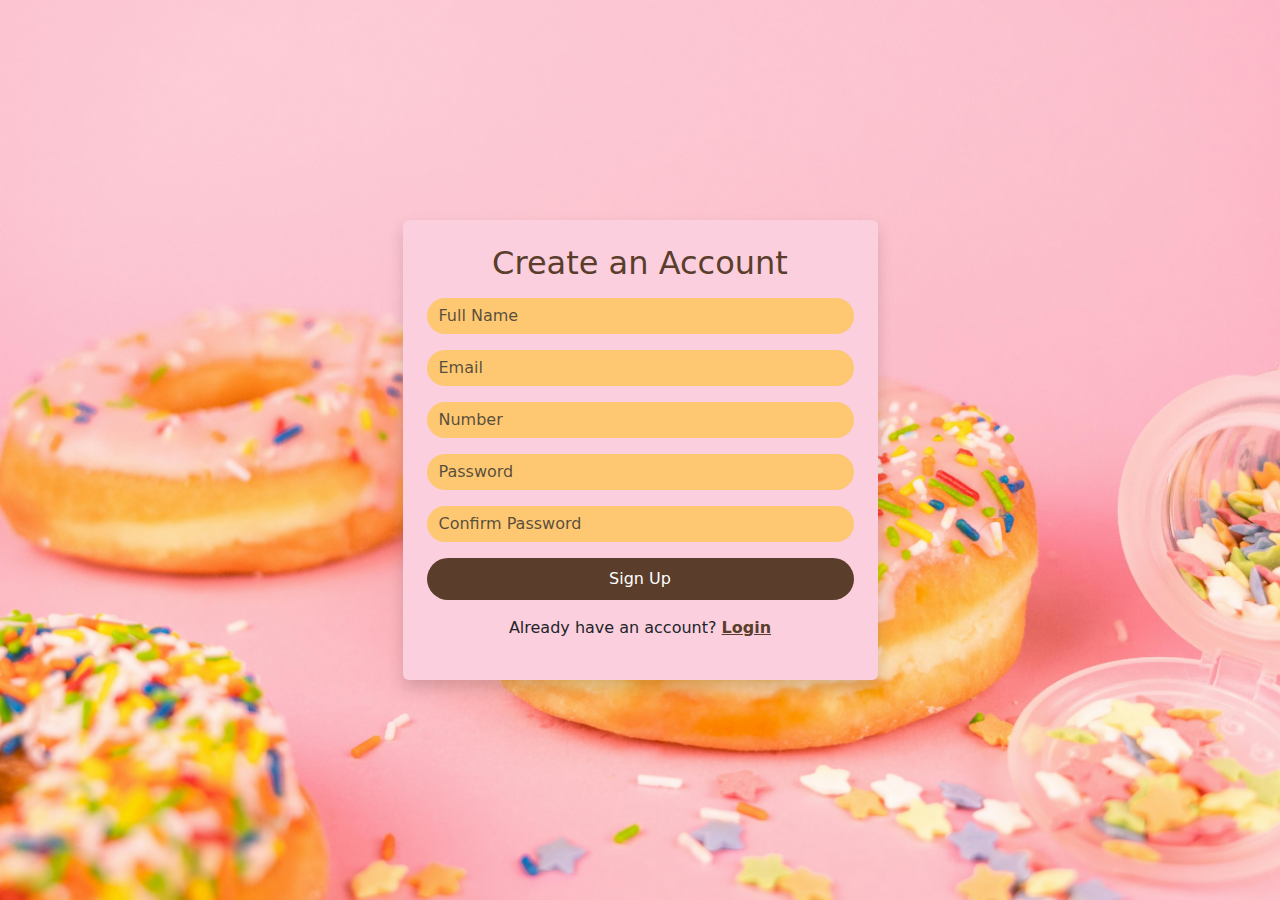
<file: signup.html>
<!DOCTYPE html>
<html lang="en">

<head>
    <meta charset="UTF-8">
    <meta name="viewport" content="width=device-width, initial-scale=1.0">
    <title>Signup - Delicious Bakery</title>
    <link href="https://cdn.jsdelivr.net/npm/bootstrap@5.3.3/dist/css/bootstrap.min.css" rel="stylesheet">
</head>

<body class="d-flex align-items-center justify-content-center vh-100 bg-dark bg-opacity-75" 
      style="background: url('pexels-maria-charizani-3542905-6020733.jpg') no-repeat center center / cover fixed;">

    <div class="container">
        <div class="row justify-content-center">
            <div class="col-md-6 col-lg-5  p-4 rounded shadow" id="sign">
                <h2 class="text-center text-brown mb-3">Create an Account</h2>
                <form>
                    <div class="mb-3">
                        <input type="text" class="form-control border-0 bg-warning bg-opacity-50 text-dark rounded-pill" 
                               placeholder="Full Name" required>
                    </div>
                    <div class="mb-3">
                        <input type="email" class="form-control border-0 bg-warning bg-opacity-50 text-dark rounded-pill" 
                               placeholder="Email" required>
                    </div>
                    <div class="mb-3">
                        <input type="text" class="form-control border-0 bg-warning bg-opacity-50 text-dark rounded-pill" 
                               placeholder="Number" required>
                    </div>
                    <div class="mb-3">
                        <input type="password" class="form-control border-0 bg-warning bg-opacity-50 text-dark rounded-pill" 
                               placeholder="Password" required>
                    </div>
                    <div class="mb-3">
                        <input type="password" class="form-control border-0 bg-warning bg-opacity-50 text-dark rounded-pill" 
                               placeholder="Confirm Password" required>
                    </div>
                    
                    <a href="index.html" class="btn btn-brown w-100 rounded-pill py-2 text-center">Sign Up</a> 
                </form>
                <p class="text-center mt-3">
                    Already have an account? <a href="login.html" class="text-brown fw-bold">Login</a>
                </p>
            </div>
        </div>
    </div>

    <style>
        .btn-brown { background-color: #5a3e2b; color: white; display: block; text-decoration: none; }
        .btn-brown:hover { background-color: #40291f; color: white; }
        .text-brown { color: #5a3e2b; }
 
        #sign{background-color:#fccfdf;}
    </style>

    <script src="https://cdn.jsdelivr.net/npm/bootstrap@5.3.3/dist/js/bootstrap.bundle.min.js"></script>

</body>
</html>
</file>
<file: stye.css>
* {
    box-sizing: border-box;
}

html,
body {
    overflow-x: hidden;
    margin: 0;
    padding: 0;
    width: 100%;
}

body {
    font-family: Arial, sans-serif;
    background-size: cover;
}
.filter-container {
    top: 100px;
    padding: 10px;
    border-radius: 10px;
    display: flex;
    justify-content: center;
    flex-wrap: wrap;
    position: fixed;
    width: 100%;

    z-index: 1000;
    gap: 10px;
}
body::before {
    content: "";
    position: fixed;
    top: 0;
    left: 0;
    width: 100%;
    height: 100%;
    background: url('pexels-maria-charizani-3542905-6020733.jpg') no-repeat center center fixed;
    background-size: cover;
    filter: brightness(70%);
    z-index: -1;
}

img {
    max-width: 100%;
    height: auto;
}

#bag {
    font-size: 40px;
}
body:has(.menu-section:target) .navbar {
    background: white !important;
    box-shadow: 0px 4px 6px rgba(0, 0, 0, 0.1);
}


.navbar .container {
    display: flex;
    align-items: center;
    justify-content: space-between;
    padding: 10px 20px;
}

.navbar-brand img {
    width: 80px;
}

.navbar-toggler {
    border: none;
    outline: none;
    margin-right: 10px;
}

.navbar-nav .nav-link {
    font-weight: bold;
    font-size: 18px;
    color: #000 !important;
}

.navbar-nav .nav-link:hover {
    color: #ffffff !important;
    border-radius: 5px;
}
</file>
